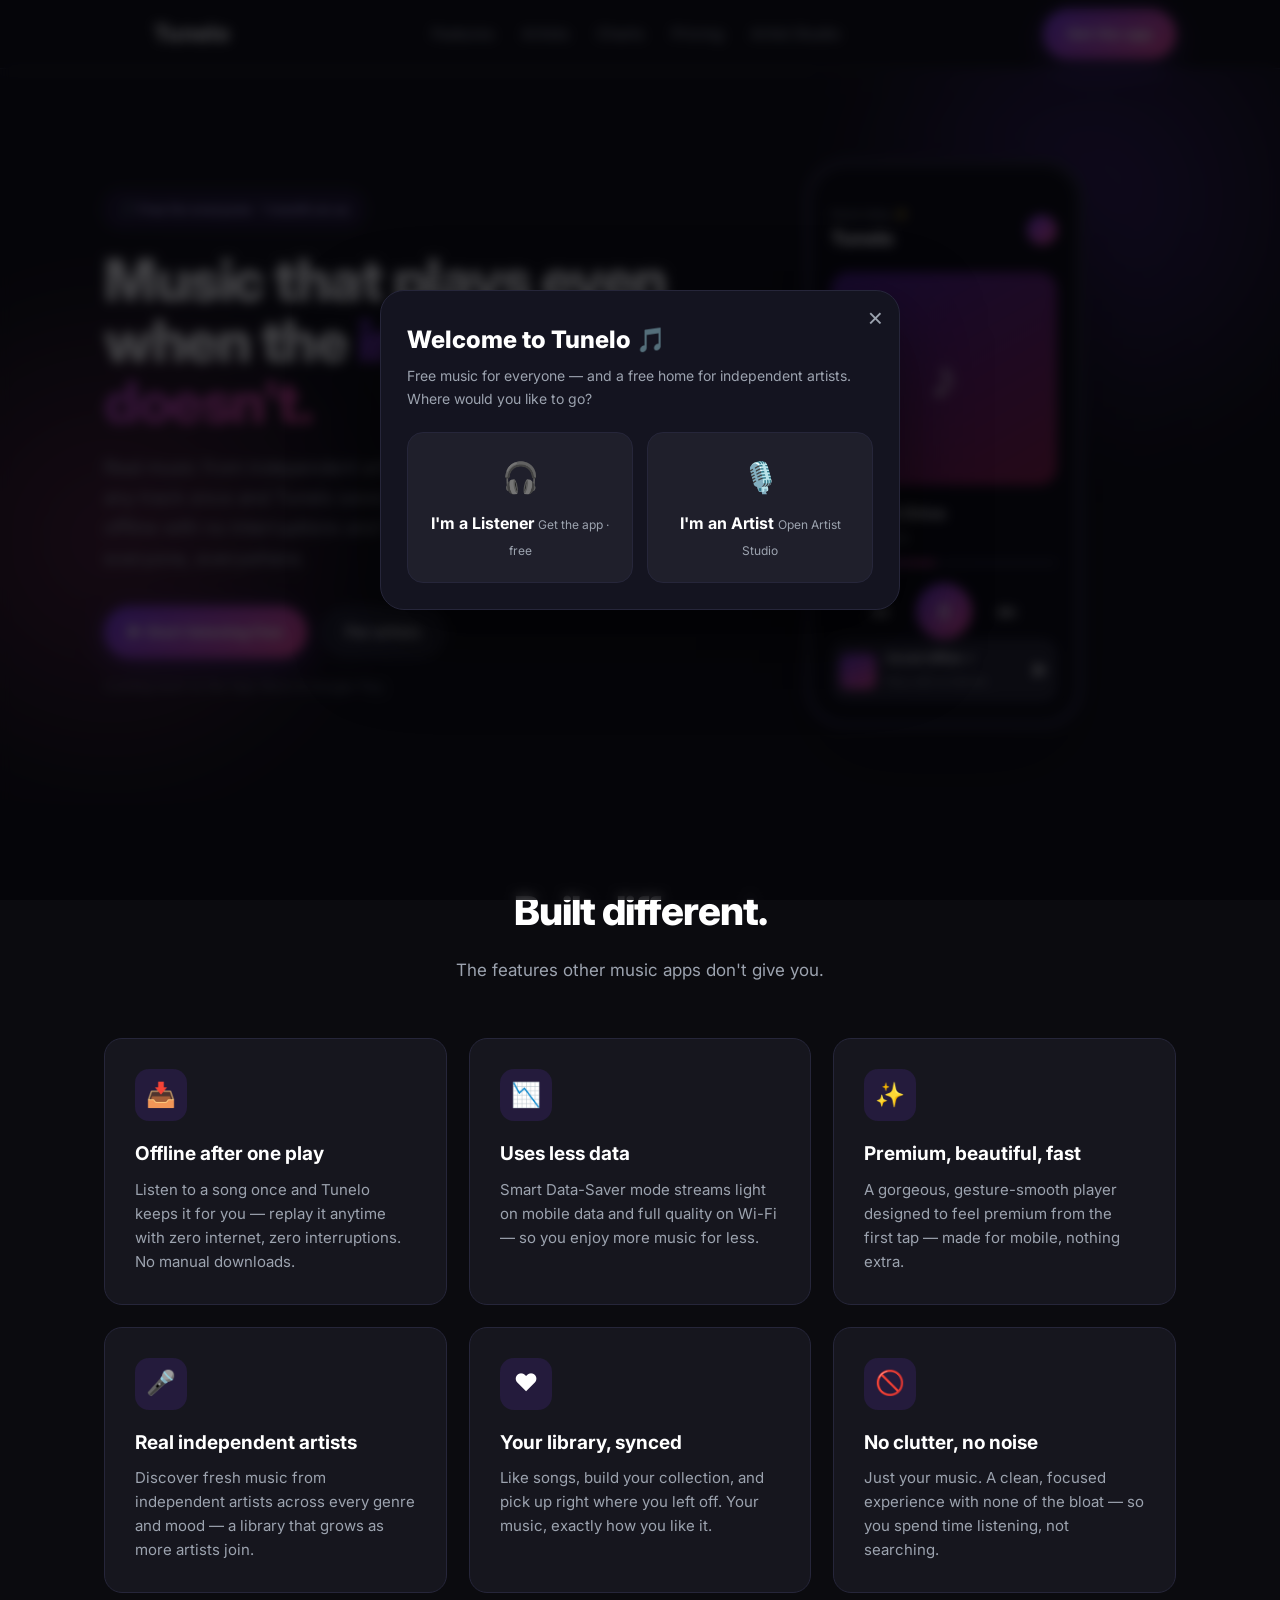
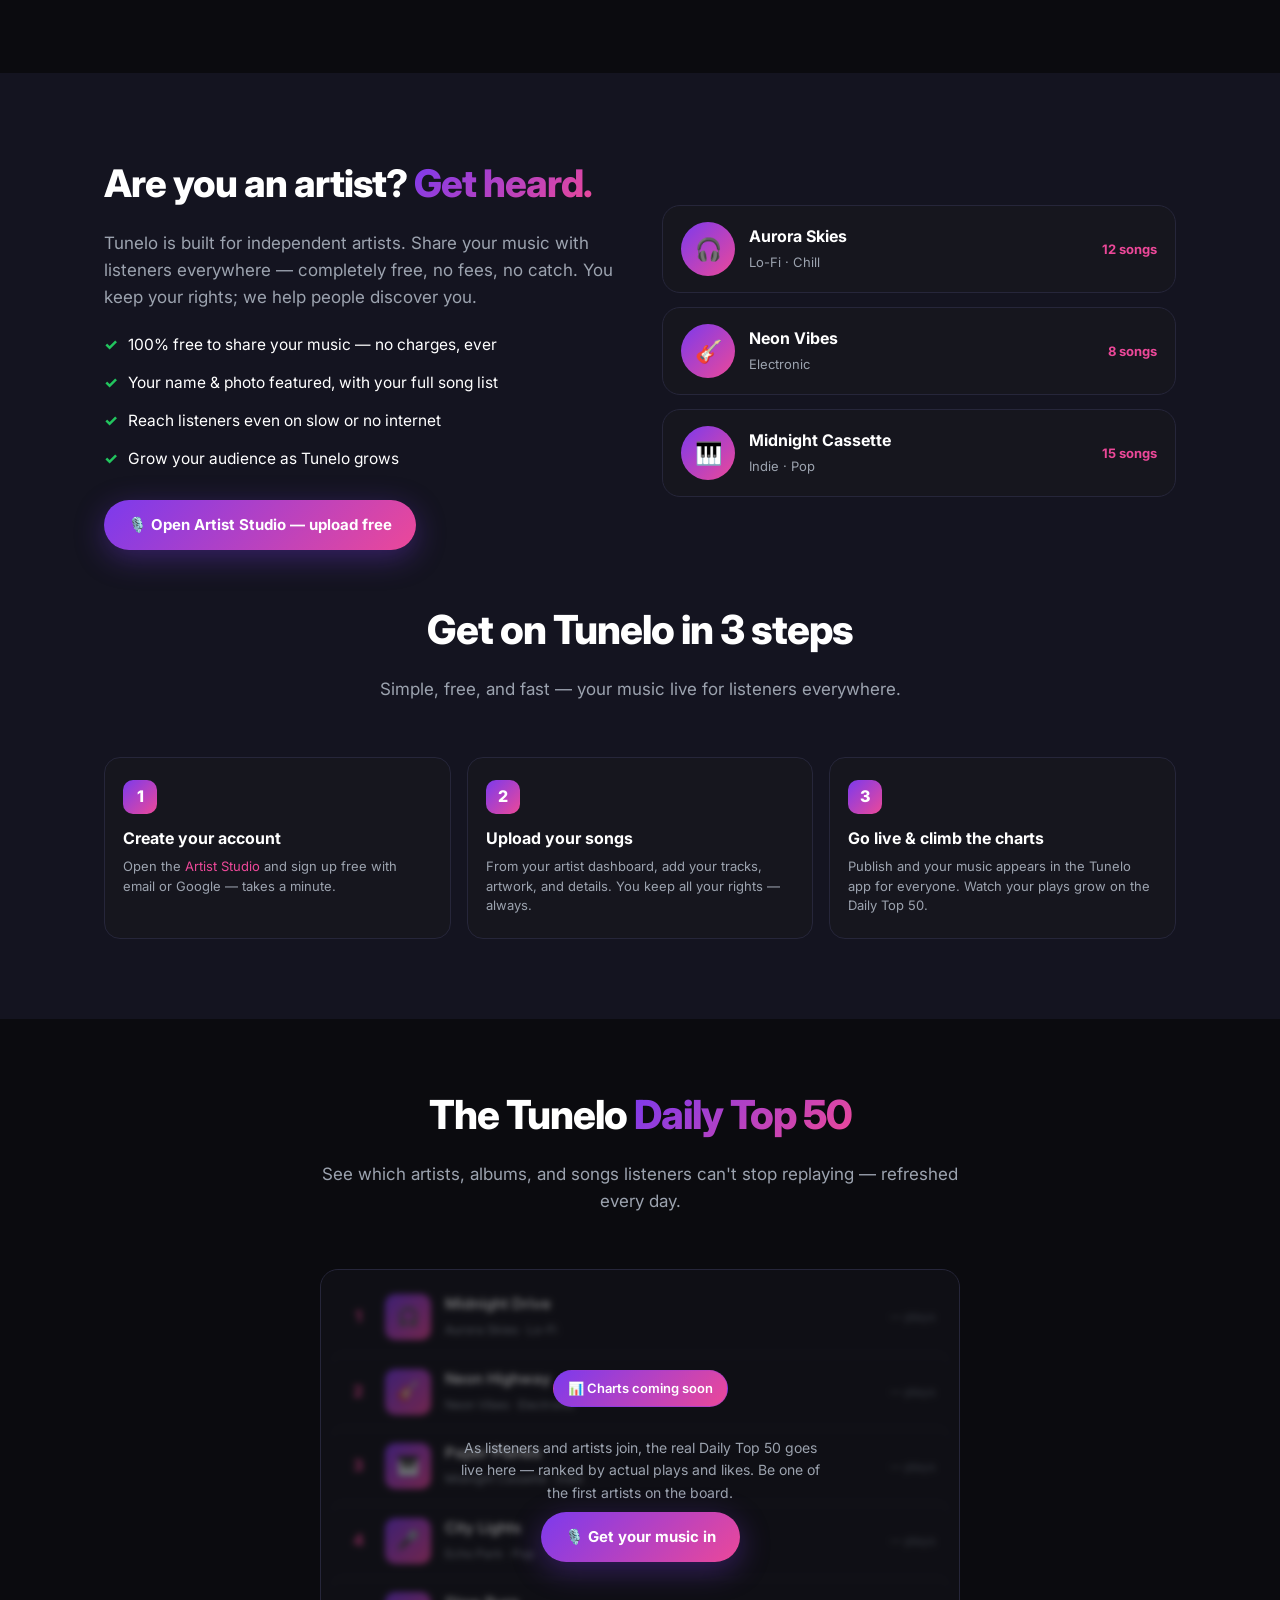
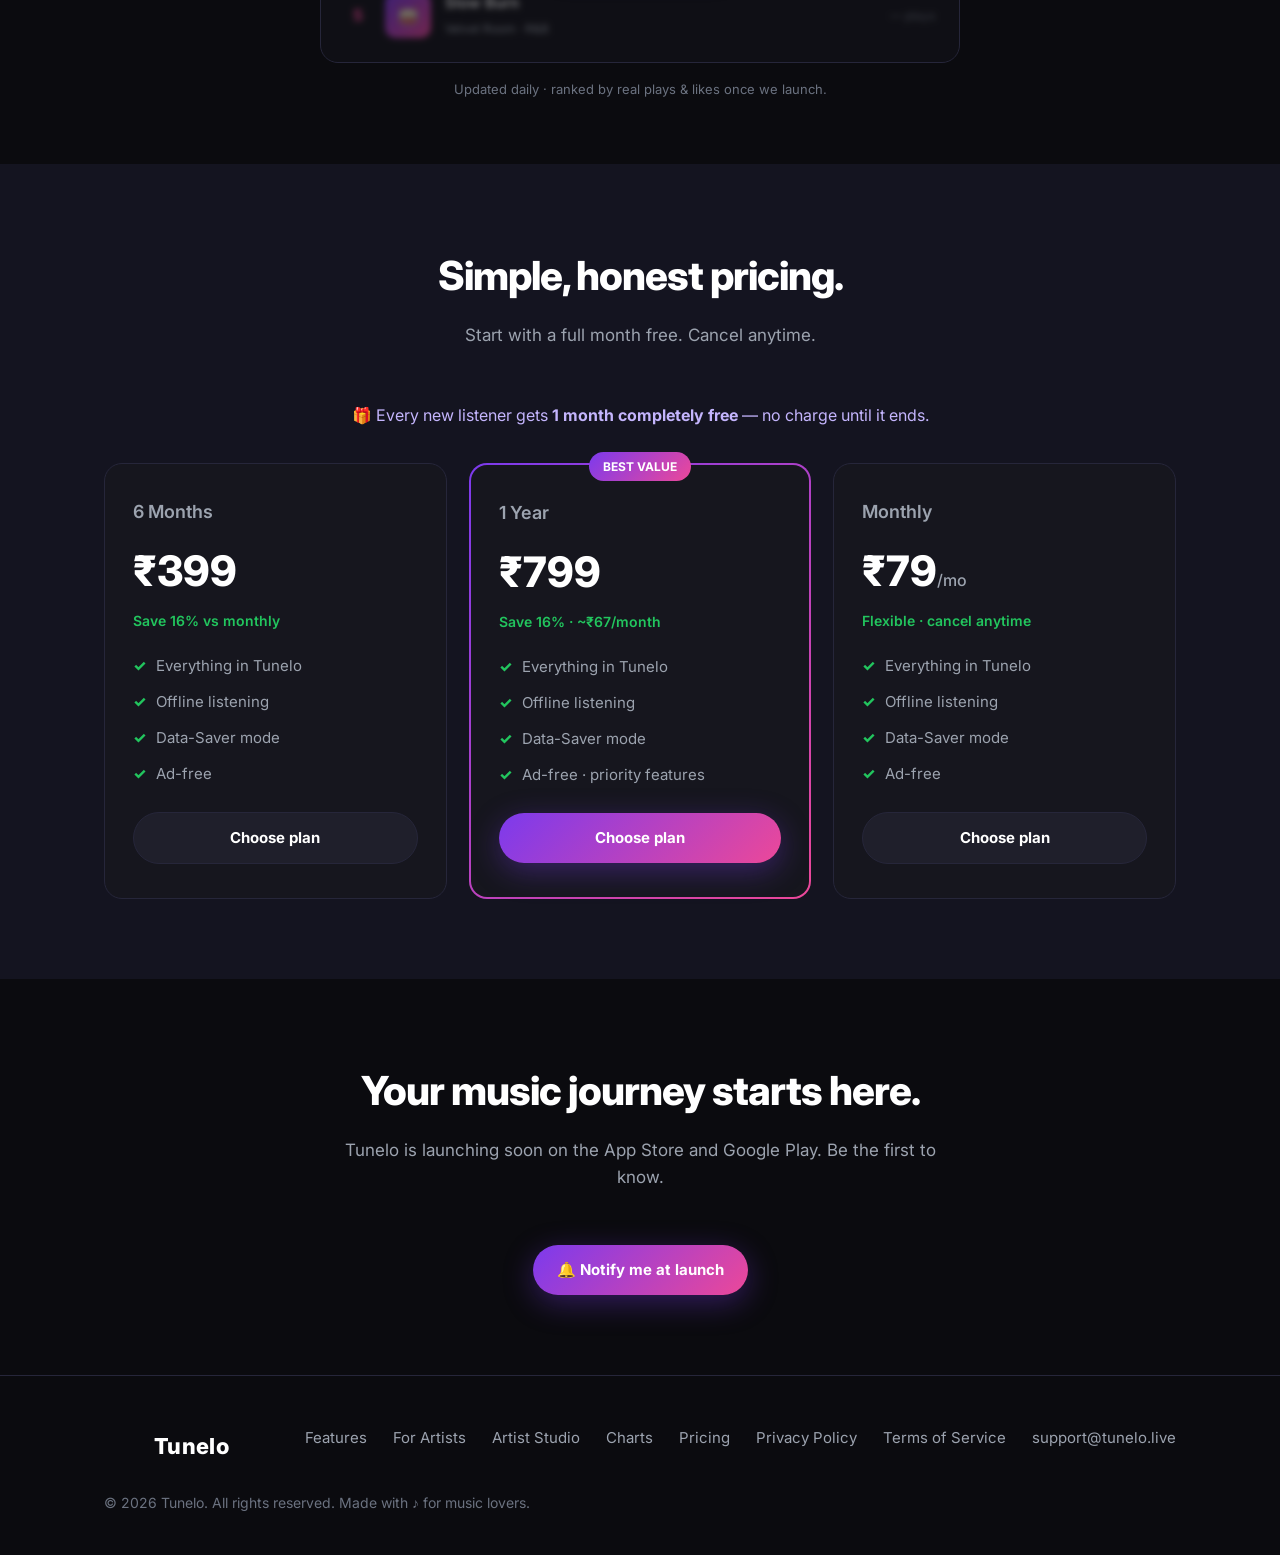
<file: index-classic-backup.html>
<!DOCTYPE html>
<html lang="en">
<head>
  <meta charset="UTF-8" />
  <meta name="viewport" content="width=device-width, initial-scale=1.0" />
  <title>Tunelo — Free music that plays even offline</title>
  <meta name="description" content="Tunelo is a free music app for everyone. Discover independent artists, listen offline after one play, and use less data. 1 month free, then ₹79/month." />
  <meta property="og:title" content="Tunelo — Free music that plays even offline" />
  <meta property="og:description" content="Free music from independent artists. Offline after one play. Less data. Made for everyone." />
  <meta property="og:type" content="website" />
  <link rel="icon" type="image/png" href="favicon.png" />
  <link rel="preconnect" href="https://fonts.googleapis.com" />
  <link rel="preconnect" href="https://fonts.gstatic.com" crossorigin />
  <link href="https://fonts.googleapis.com/css2?family=Inter:wght@400;500;600;700;800&display=swap" rel="stylesheet" />
  <link rel="stylesheet" href="styles.css" />
  <link rel="stylesheet" href="artists.css" />
</head>
<body>

  <!-- Welcome popup (shown once per visitor) -->
  <div class="welcome-overlay" id="welcome">
    <div class="welcome-modal">
      <button class="welcome-close" id="welcomeClose" aria-label="Close">&times;</button>
      <h3>Welcome to Tunelo 🎵</h3>
      <p class="wsub">Free music for everyone — and a free home for independent artists. Where would you like to go?</p>
      <div class="welcome-paths">
        <a href="#download" class="welcome-path" data-welcome-dismiss>
          <span class="wp-ic">🎧</span>
          <span class="wp-t">I'm a Listener</span>
          <span class="wp-d">Get the app · free</span>
        </a>
        <a href="https://d1fr34e73b4to8.cloudfront.net/artist/index.html" class="welcome-path">
          <span class="wp-ic">🎙️</span>
          <span class="wp-t">I'm an Artist</span>
          <span class="wp-d">Open Artist Studio</span>
        </a>
      </div>
    </div>
  </div>

  <!-- Nav -->
  <nav class="nav">
    <div class="container nav-inner">
      <a href="/" class="logo"><span class="logo-mark-img"></span><span>Tunelo</span></a>
      <div class="nav-links">
        <a href="#features">Features</a>
        <a href="#artists">Artists</a>
        <a href="#charts">Charts</a>
        <a href="#pricing">Pricing</a>
        <a href="https://d1fr34e73b4to8.cloudfront.net/artist/index.html">Artist Studio</a>
      </div>
      <a href="#download" class="btn btn-primary">Get the app</a>
    </div>
  </nav>

  <!-- Hero -->
  <header class="hero">
    <div class="hero-glow"></div>
    <div class="hero-glow two"></div>
    <div class="container hero-grid">
      <div>
        <span class="badge">🎵 Free for everyone · 1 month on us</span>
        <h1>Music that plays even when the <span class="grad-text">internet doesn't.</span></h1>
        <p class="sub">Real music from independent artists — free to start. Play any track once and Tunelo saves it, so it keeps playing offline with no interruptions and far less data. Made for everyone, everywhere.</p>
        <div class="hero-cta">
          <a href="#download" class="btn btn-primary">▶ Start listening free</a>
          <a href="#artists" class="btn btn-ghost">For artists</a>
        </div>
        <p class="store-note">Coming soon to the App Store &amp; Google Play.</p>
      </div>

      <!-- Phone mockup -->
      <div class="phone-wrap">
        <div class="phone">
          <div class="phone-notch"></div>
          <div class="phone-screen">
            <div class="p-top">
              <div>
                <div class="p-hello">Good vibes ✨</div>
                <div class="p-brand">Tunelo</div>
              </div>
              <div class="p-avatar"></div>
            </div>
            <div class="p-art"></div>
            <div class="p-title">Midnight Drive</div>
            <div class="p-artist">Aurora Skies</div>
            <div class="p-bar"></div>
            <div class="p-controls">
              <span class="p-ctrl">⏮</span>
              <span class="p-play">⏸</span>
              <span class="p-ctrl">⏭</span>
            </div>
            <div class="p-mini">
              <div class="p-mini-art"></div>
              <div class="p-mini-meta"><b>Saved offline ✓</b><span>Plays with no internet</span></div>
              <span class="p-ctrl" style="font-size:16px">▶</span>
            </div>
          </div>
        </div>
      </div>
    </div>
  </header>

  <!-- Features -->
  <section id="features">
    <div class="container">
      <div class="section-head">
        <h2>Built different.</h2>
        <p>The features other music apps don't give you.</p>
      </div>
      <div class="features">
        <div class="feature">
          <div class="feature-ic">📥</div>
          <h3>Offline after one play</h3>
          <p>Listen to a song once and Tunelo keeps it for you — replay it anytime with zero internet, zero interruptions. No manual downloads.</p>
        </div>
        <div class="feature">
          <div class="feature-ic">📉</div>
          <h3>Uses less data</h3>
          <p>Smart Data-Saver mode streams light on mobile data and full quality on Wi-Fi — so you enjoy more music for less.</p>
        </div>
        <div class="feature">
          <div class="feature-ic">✨</div>
          <h3>Premium, beautiful, fast</h3>
          <p>A gorgeous, gesture-smooth player designed to feel premium from the first tap — made for mobile, nothing extra.</p>
        </div>
        <div class="feature">
          <div class="feature-ic">🎤</div>
          <h3>Real independent artists</h3>
          <p>Discover fresh music from independent artists across every genre and mood — a library that grows as more artists join.</p>
        </div>
        <div class="feature">
          <div class="feature-ic">❤️</div>
          <h3>Your library, synced</h3>
          <p>Like songs, build your collection, and pick up right where you left off. Your music, exactly how you like it.</p>
        </div>
        <div class="feature">
          <div class="feature-ic">🚫</div>
          <h3>No clutter, no noise</h3>
          <p>Just your music. A clean, focused experience with none of the bloat — so you spend time listening, not searching.</p>
        </div>
      </div>
    </div>
  </section>

  <!-- For Artists -->
  <section id="artists" class="artists-wrap">
    <div class="container artists-inner">
      <div class="artists-copy">
        <h2>Are you an artist? <span class="grad-text">Get heard.</span></h2>
        <p class="lead">Tunelo is built for independent artists. Share your music with listeners everywhere — completely free, no fees, no catch. You keep your rights; we help people discover you.</p>
        <ul class="artist-perks">
          <li>100% free to share your music — no charges, ever</li>
          <li>Your name &amp; photo featured, with your full song list</li>
          <li>Reach listeners even on slow or no internet</li>
          <li>Grow your audience as Tunelo grows</li>
        </ul>
        <a href="https://d1fr34e73b4to8.cloudfront.net/artist/index.html" class="btn btn-primary">🎙️ Open Artist Studio — upload free</a>
      </div>
      <div class="artist-cards" id="artistCards">
        <div class="artist-card">
          <div class="artist-pic">🎧</div>
          <div class="ac-meta"><b>Aurora Skies</b><span>Lo-Fi · Chill</span></div>
          <span class="ac-count">12 songs</span>
        </div>
        <div class="artist-card">
          <div class="artist-pic">🎸</div>
          <div class="ac-meta"><b>Neon Vibes</b><span>Electronic</span></div>
          <span class="ac-count">8 songs</span>
        </div>
        <div class="artist-card">
          <div class="artist-pic">🎹</div>
          <div class="ac-meta"><b>Midnight Cassette</b><span>Indie · Pop</span></div>
          <span class="ac-count">15 songs</span>
        </div>
      </div>
    </div>

    <!-- How to submit: 3 steps -->
    <div class="container" style="margin-top:48px;">
      <div class="section-head">
        <h2>Get on Tunelo in 3 steps</h2>
        <p>Simple, free, and fast — your music live for listeners everywhere.</p>
      </div>
      <div class="how-steps">
        <div class="step">
          <div class="step-num">1</div>
          <h4>Create your account</h4>
          <p>Open the <a href="https://d1fr34e73b4to8.cloudfront.net/artist/index.html" style="color:var(--accent-2)">Artist Studio</a> and sign up free with email or Google — takes a minute.</p>
        </div>
        <div class="step">
          <div class="step-num">2</div>
          <h4>Upload your songs</h4>
          <p>From your artist dashboard, add your tracks, artwork, and details. You keep all your rights — always.</p>
        </div>
        <div class="step">
          <div class="step-num">3</div>
          <h4>Go live &amp; climb the charts</h4>
          <p>Publish and your music appears in the Tunelo app for everyone. Watch your plays grow on the Daily Top 50.</p>
        </div>
      </div>
    </div>
  </section>

  <!-- Charts -->
  <section id="charts" class="charts-wrap">
    <div class="container">
      <div class="section-head">
        <h2>The Tunelo <span class="grad-text">Daily Top 50</span></h2>
        <p>See which artists, albums, and songs listeners can't stop replaying — refreshed every day.</p>
      </div>
      <div class="chart-preview">
        <div class="chart-card" id="chartCard">
          <div class="chart-row">
            <span class="chart-rank">1</span>
            <span class="chart-art">🎧</span>
            <span class="chart-meta"><b>Midnight Drive</b><span>Aurora Skies · Lo-Fi</span></span>
            <span class="chart-plays">— plays</span>
          </div>
          <div class="chart-row">
            <span class="chart-rank">2</span>
            <span class="chart-art">🎸</span>
            <span class="chart-meta"><b>Neon Highway</b><span>Neon Vibes · Electronic</span></span>
            <span class="chart-plays">— plays</span>
          </div>
          <div class="chart-row">
            <span class="chart-rank">3</span>
            <span class="chart-art">🎹</span>
            <span class="chart-meta"><b>Paper Planes</b><span>Midnight Cassette · Indie</span></span>
            <span class="chart-plays">— plays</span>
          </div>
          <div class="chart-row">
            <span class="chart-rank">4</span>
            <span class="chart-art">🎤</span>
            <span class="chart-meta"><b>City Lights</b><span>Echo Park · Pop</span></span>
            <span class="chart-plays">— plays</span>
          </div>
          <div class="chart-row">
            <span class="chart-rank">5</span>
            <span class="chart-art">🥁</span>
            <span class="chart-meta"><b>Slow Burn</b><span>Velvet Room · R&amp;B</span></span>
            <span class="chart-plays">— plays</span>
          </div>
          <!-- Coming-soon overlay -->
          <div class="chart-soon" id="chartSoon">
            <span class="badge">📊 Charts coming soon</span>
            <p>As listeners and artists join, the real Daily Top 50 goes live here — ranked by actual plays and likes. Be one of the first artists on the board.</p>
            <a href="https://d1fr34e73b4to8.cloudfront.net/artist/index.html" class="btn btn-primary">🎙️ Get your music in</a>
          </div>
        </div>
        <p class="chart-note">Updated daily · ranked by real plays &amp; likes once we launch.</p>
      </div>
    </div>
  </section>

  <!-- Pricing -->
  <section id="pricing" class="pricing-wrap">
    <div class="container">
      <div class="section-head">
        <h2>Simple, honest pricing.</h2>
        <p>Start with a full month free. Cancel anytime.</p>
      </div>
      <div class="free-banner">🎁 Every new listener gets <b>1 month completely free</b> — no charge until it ends.</div>
      <div class="plans">
        <div class="plan">
          <h3>6 Months</h3>
          <div class="price">₹399</div>
          <div class="save">Save 16% vs monthly</div>
          <ul>
            <li>Everything in Tunelo</li>
            <li>Offline listening</li>
            <li>Data-Saver mode</li>
            <li>Ad-free</li>
          </ul>
          <a href="#download" class="btn btn-ghost">Choose plan</a>
        </div>
        <div class="plan featured">
          <span class="plan-tag">BEST VALUE</span>
          <h3>1 Year</h3>
          <div class="price">₹799</div>
          <div class="save">Save 16% · ~₹67/month</div>
          <ul>
            <li>Everything in Tunelo</li>
            <li>Offline listening</li>
            <li>Data-Saver mode</li>
            <li>Ad-free · priority features</li>
          </ul>
          <a href="#download" class="btn btn-primary">Choose plan</a>
        </div>
        <div class="plan">
          <h3>Monthly</h3>
          <div class="price">₹79<small>/mo</small></div>
          <div class="save">Flexible · cancel anytime</div>
          <ul>
            <li>Everything in Tunelo</li>
            <li>Offline listening</li>
            <li>Data-Saver mode</li>
            <li>Ad-free</li>
          </ul>
          <a href="#download" class="btn btn-ghost">Choose plan</a>
        </div>
      </div>
    </div>
  </section>

  <!-- Download -->
  <section id="download">
    <div class="container">
      <div class="section-head">
        <h2>Your music journey starts here.</h2>
        <p>Tunelo is launching soon on the App Store and Google Play. Be the first to know.</p>
      </div>
      <div style="display:flex; gap:14px; justify-content:center; flex-wrap:wrap;">
        <a href="mailto:support@tunelo.live?subject=Notify%20me%20when%20Tunelo%20launches" class="btn btn-primary">🔔 Notify me at launch</a>
      </div>
    </div>
  </section>

  <!-- Footer -->
  <footer>
    <div class="container">
      <div class="footer-inner">
        <a href="/" class="logo"><span class="logo-mark-img"></span><span>Tunelo</span></a>
        <div class="footer-links">
          <a href="#features">Features</a>
          <a href="#artists">For Artists</a>
          <a href="https://d1fr34e73b4to8.cloudfront.net/artist/index.html">Artist Studio</a>
          <a href="#charts">Charts</a>
          <a href="#pricing">Pricing</a>
          <a href="privacy.html">Privacy Policy</a>
          <a href="terms.html">Terms of Service</a>
          <a href="mailto:support@tunelo.live">support@tunelo.live</a>
        </div>
      </div>
      <p class="copyright">© 2026 Tunelo. All rights reserved. Made with ♪ for music lovers.</p>
    </div>
  </footer>

  <!-- Welcome popup: show once per visitor -->
  <script>
    (function () {
      var KEY = 'tunelo_welcomed';
      var overlay = document.getElementById('welcome');
      if (!overlay) return;
      function close() { overlay.classList.remove('show'); try { localStorage.setItem(KEY, '1'); } catch (e) {} }
      try {
        if (!localStorage.getItem(KEY)) {
          setTimeout(function () { overlay.classList.add('show'); }, 900);
        }
      } catch (e) {}
      document.getElementById('welcomeClose').addEventListener('click', close);
      overlay.addEventListener('click', function (e) { if (e.target === overlay) close(); });
      Array.prototype.forEach.call(document.querySelectorAll('[data-welcome-dismiss]'), function (el) {
        el.addEventListener('click', close);
      });
    })();
  </script>

  <!-- Real artists from the Tunelo backend -->
  <script id="artists-live">
    (function(){
      var API='https://1y516t1epd.execute-api.ap-south-1.amazonaws.com/v1';
      function esc(s){var d=document.createElement('div');d.textContent=s==null?'':String(s);return d.innerHTML;}
      fetch(API+'/artists').then(function(r){return r.json();}).then(function(d){
        if(!d||!d.items||!d.items.length)return;
        var el=document.getElementById('artistCards');if(!el)return;
        el.innerHTML=d.items.slice(0,6).map(function(a){
          var pic=a.photoUrl
            ? '<div class="artist-pic" style="background-image:url('+esc(a.photoUrl)+');background-size:cover;background-position:center"></div>'
            : '<div class="artist-pic">🎵</div>';
          return '<div class="artist-card">'+pic+'<div class="ac-meta"><b>'+esc(a.name)+'</b><span>'+(esc(a.bio)||'Independent artist')+'</span></div>'
            +'<span class="ac-count">'+a.songCount+' song'+(a.songCount==1?'':'s')+'</span></div>';
        }).join('');
      }).catch(function(){});
    })();
  </script>

  <!-- Live charts from the Tunelo backend -->
  <script id="charts-live">
    (function () {
      var API = 'https://1y516t1epd.execute-api.ap-south-1.amazonaws.com/v1';
      function esc(s){var d=document.createElement('div');d.textContent=s==null?'':String(s);return d.innerHTML;}
      fetch(API + '/charts').then(function(r){return r.json();}).then(function(d){
        if (!d || !d.items || !d.items.length) return;
        var card = document.getElementById('chartCard');
        var soon = document.getElementById('chartSoon');
        if (soon) soon.style.display = 'none';
        var html = '';
        d.items.slice(0, 10).forEach(function (t) {
          var plays = (t.plays || 0).toLocaleString();
          var sub = esc(t.artist) + (t.genre ? ' · ' + esc(t.genre) : '');
          html += '<div class="chart-row">'
            + '<span class="chart-rank">' + t.rank + '</span>'
            + '<span class="chart-art">🎵</span>'
            + '<span class="chart-meta"><b>' + esc(t.title) + '</b><span>' + sub + '</span></span>'
            + '<span class="chart-plays">' + plays + ' plays</span>'
            + '</div>';
        });
        if (card) card.innerHTML = html;
        var note = document.querySelector('.chart-note');
        if (note) note.textContent = 'Live · Top songs by real plays · updated daily';
      }).catch(function(){});
    })();
  </script>
</body>
</html>
</file>
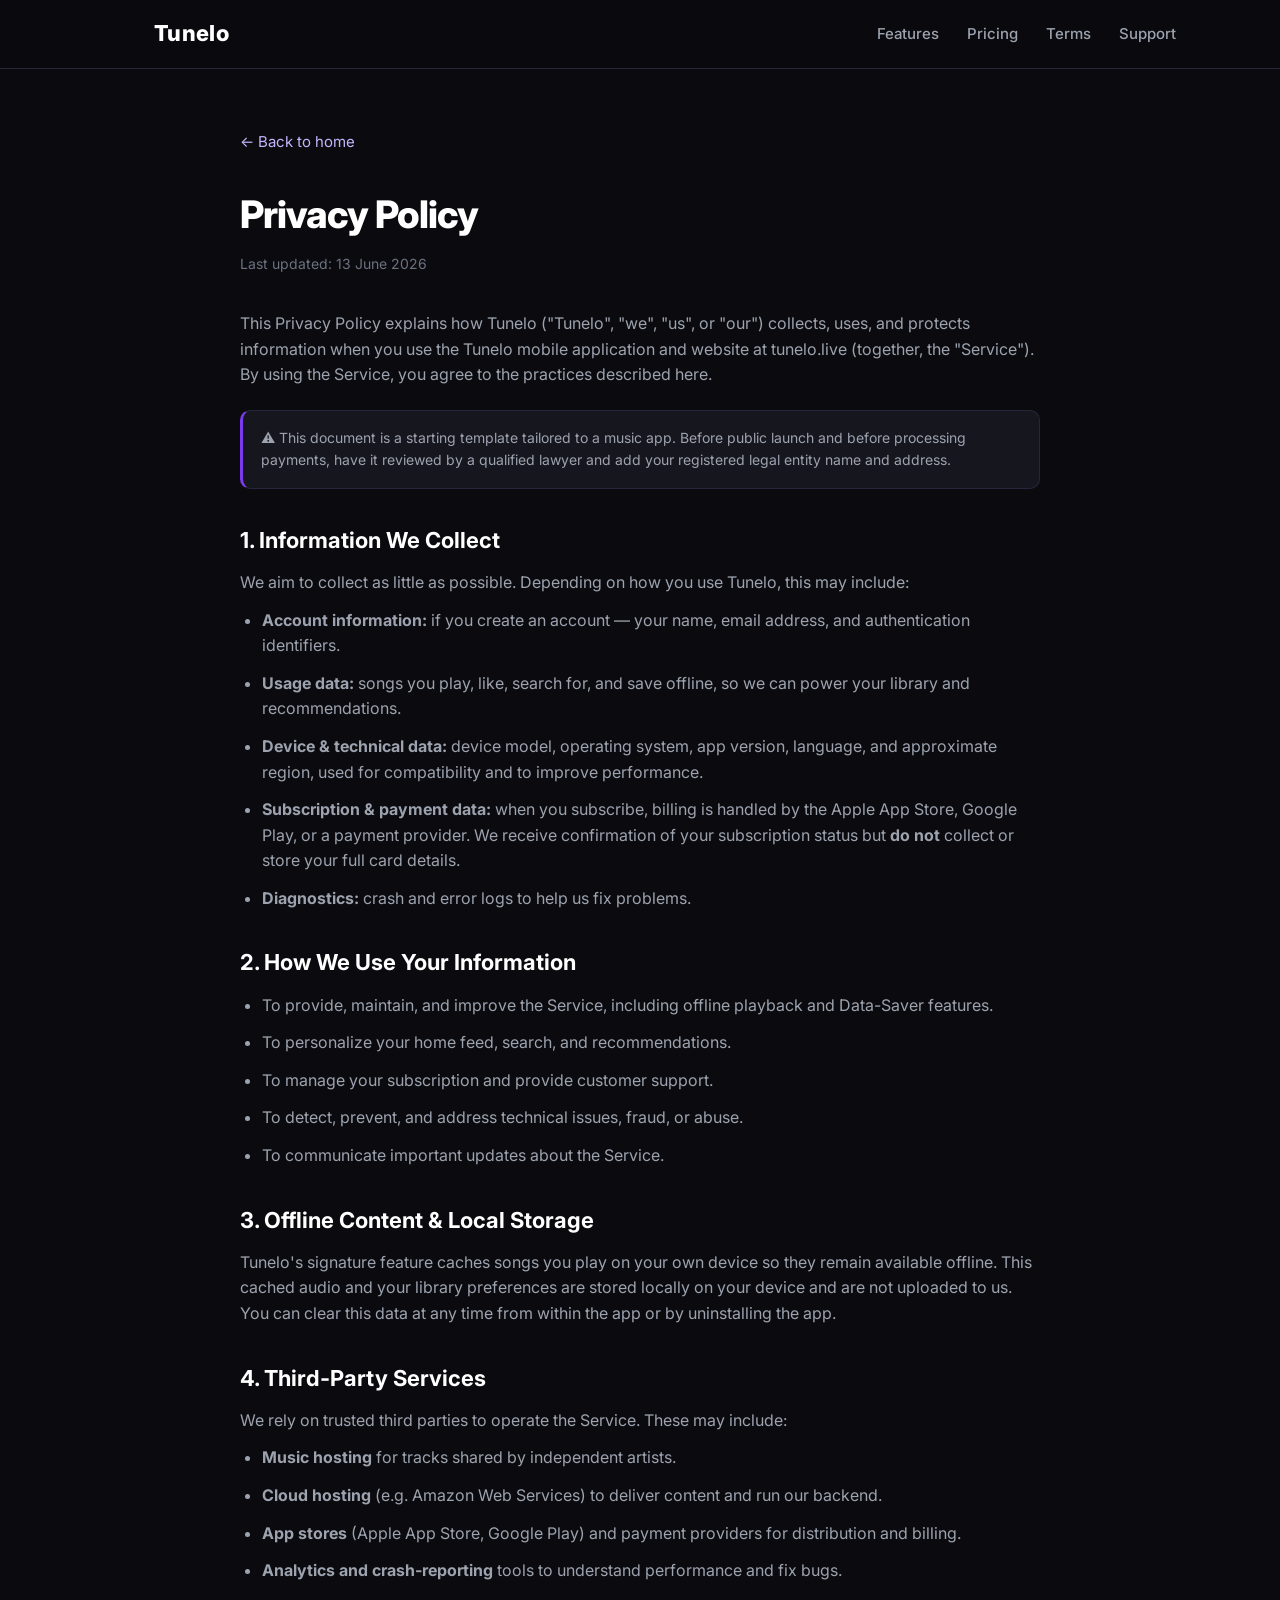
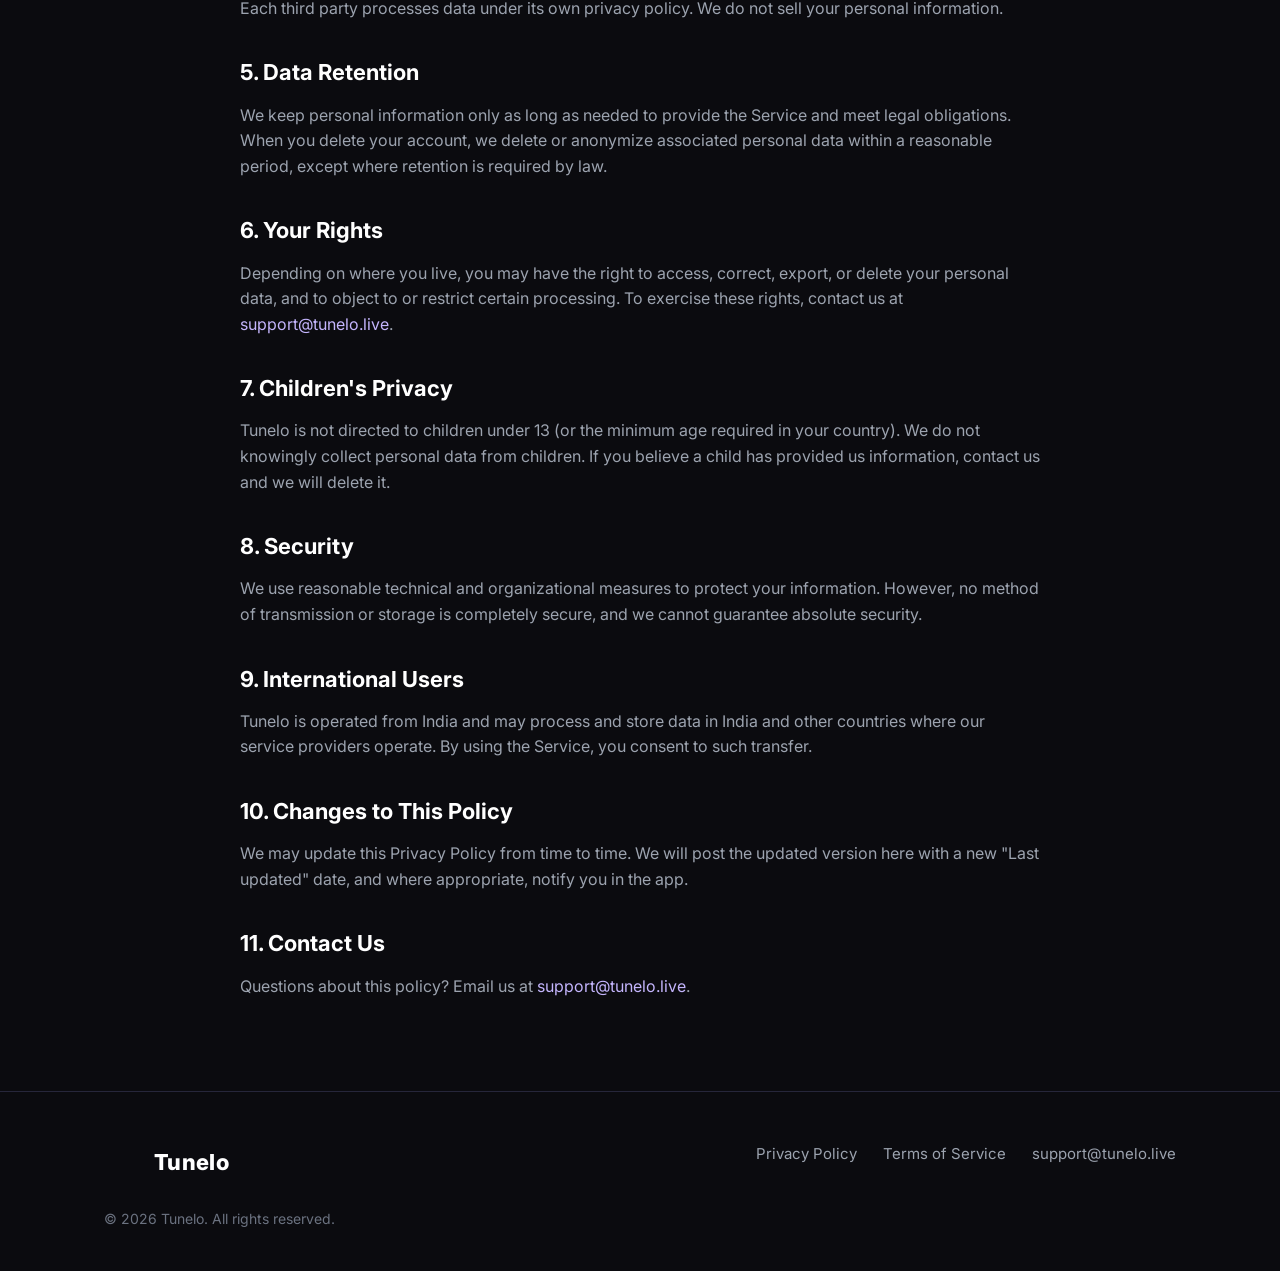
<file: privacy.html>
<!DOCTYPE html>
<html lang="en">
<head>
  <meta charset="UTF-8" />
  <meta name="viewport" content="width=device-width, initial-scale=1.0" />
  <title>Privacy Policy — Tunelo</title>
  <link rel="icon" type="image/png" href="favicon.ico" />
  <meta name="description" content="Tunelo Privacy Policy — how we collect, use, and protect your data." />
  <link rel="preconnect" href="https://fonts.googleapis.com" />
  <link rel="preconnect" href="https://fonts.gstatic.com" crossorigin />
  <link href="https://fonts.googleapis.com/css2?family=Inter:wght@400;500;600;700;800&display=swap" rel="stylesheet" />
  <link rel="stylesheet" href="styles.css" />
</head>
<body>
  <nav class="nav">
    <div class="container nav-inner">
      <a href="index.html" class="logo"><span class="logo-mark-img"></span><span>Tunelo</span></a>
      <div class="nav-links">
        <a href="index.html#features">Features</a>
        <a href="index.html#pricing">Pricing</a>
        <a href="terms.html">Terms</a>
        <a href="mailto:support@tunelo.live">Support</a>
      </div>
    </div>
  </nav>

  <div class="container">
    <div class="legal">
      <a href="index.html" class="back-link">← Back to home</a>
      <h1>Privacy Policy</h1>
      <p class="updated">Last updated: 13 June 2026</p>

      <p>This Privacy Policy explains how Tunelo ("Tunelo", "we", "us", or "our") collects, uses, and protects information when you use the Tunelo mobile application and website at tunelo.live (together, the "Service"). By using the Service, you agree to the practices described here.</p>

      <div class="note">⚠️ This document is a starting template tailored to a music app. Before public launch and before processing payments, have it reviewed by a qualified lawyer and add your registered legal entity name and address.</div>

      <h2>1. Information We Collect</h2>
      <p>We aim to collect as little as possible. Depending on how you use Tunelo, this may include:</p>
      <ul>
        <li><strong>Account information:</strong> if you create an account — your name, email address, and authentication identifiers.</li>
        <li><strong>Usage data:</strong> songs you play, like, search for, and save offline, so we can power your library and recommendations.</li>
        <li><strong>Device &amp; technical data:</strong> device model, operating system, app version, language, and approximate region, used for compatibility and to improve performance.</li>
        <li><strong>Subscription &amp; payment data:</strong> when you subscribe, billing is handled by the Apple App Store, Google Play, or a payment provider. We receive confirmation of your subscription status but <strong>do not</strong> collect or store your full card details.</li>
        <li><strong>Diagnostics:</strong> crash and error logs to help us fix problems.</li>
      </ul>

      <h2>2. How We Use Your Information</h2>
      <ul>
        <li>To provide, maintain, and improve the Service, including offline playback and Data-Saver features.</li>
        <li>To personalize your home feed, search, and recommendations.</li>
        <li>To manage your subscription and provide customer support.</li>
        <li>To detect, prevent, and address technical issues, fraud, or abuse.</li>
        <li>To communicate important updates about the Service.</li>
      </ul>

      <h2>3. Offline Content &amp; Local Storage</h2>
      <p>Tunelo's signature feature caches songs you play on your own device so they remain available offline. This cached audio and your library preferences are stored locally on your device and are not uploaded to us. You can clear this data at any time from within the app or by uninstalling the app.</p>

      <h2>4. Third-Party Services</h2>
      <p>We rely on trusted third parties to operate the Service. These may include:</p>
      <ul>
        <li><strong>Music hosting</strong> for tracks shared by independent artists.</li>
        <li><strong>Cloud hosting</strong> (e.g. Amazon Web Services) to deliver content and run our backend.</li>
        <li><strong>App stores</strong> (Apple App Store, Google Play) and payment providers for distribution and billing.</li>
        <li><strong>Analytics and crash-reporting</strong> tools to understand performance and fix bugs.</li>
      </ul>
      <p>Each third party processes data under its own privacy policy. We do not sell your personal information.</p>

      <h2>5. Data Retention</h2>
      <p>We keep personal information only as long as needed to provide the Service and meet legal obligations. When you delete your account, we delete or anonymize associated personal data within a reasonable period, except where retention is required by law.</p>

      <h2>6. Your Rights</h2>
      <p>Depending on where you live, you may have the right to access, correct, export, or delete your personal data, and to object to or restrict certain processing. To exercise these rights, contact us at <a href="mailto:support@tunelo.live">support@tunelo.live</a>.</p>

      <h2>7. Children's Privacy</h2>
      <p>Tunelo is not directed to children under 13 (or the minimum age required in your country). We do not knowingly collect personal data from children. If you believe a child has provided us information, contact us and we will delete it.</p>

      <h2>8. Security</h2>
      <p>We use reasonable technical and organizational measures to protect your information. However, no method of transmission or storage is completely secure, and we cannot guarantee absolute security.</p>

      <h2>9. International Users</h2>
      <p>Tunelo is operated from India and may process and store data in India and other countries where our service providers operate. By using the Service, you consent to such transfer.</p>

      <h2>10. Changes to This Policy</h2>
      <p>We may update this Privacy Policy from time to time. We will post the updated version here with a new "Last updated" date, and where appropriate, notify you in the app.</p>

      <h2>11. Contact Us</h2>
      <p>Questions about this policy? Email us at <a href="mailto:support@tunelo.live">support@tunelo.live</a>.</p>
    </div>
  </div>

  <footer>
    <div class="container">
      <div class="footer-inner">
        <a href="index.html" class="logo"><span class="logo-mark-img"></span><span>Tunelo</span></a>
        <div class="footer-links">
          <a href="privacy.html">Privacy Policy</a>
          <a href="terms.html">Terms of Service</a>
          <a href="mailto:support@tunelo.live">support@tunelo.live</a>
        </div>
      </div>
      <p class="copyright">© 2026 Tunelo. All rights reserved.</p>
    </div>
  </footer>
</body>
</html>
</file>
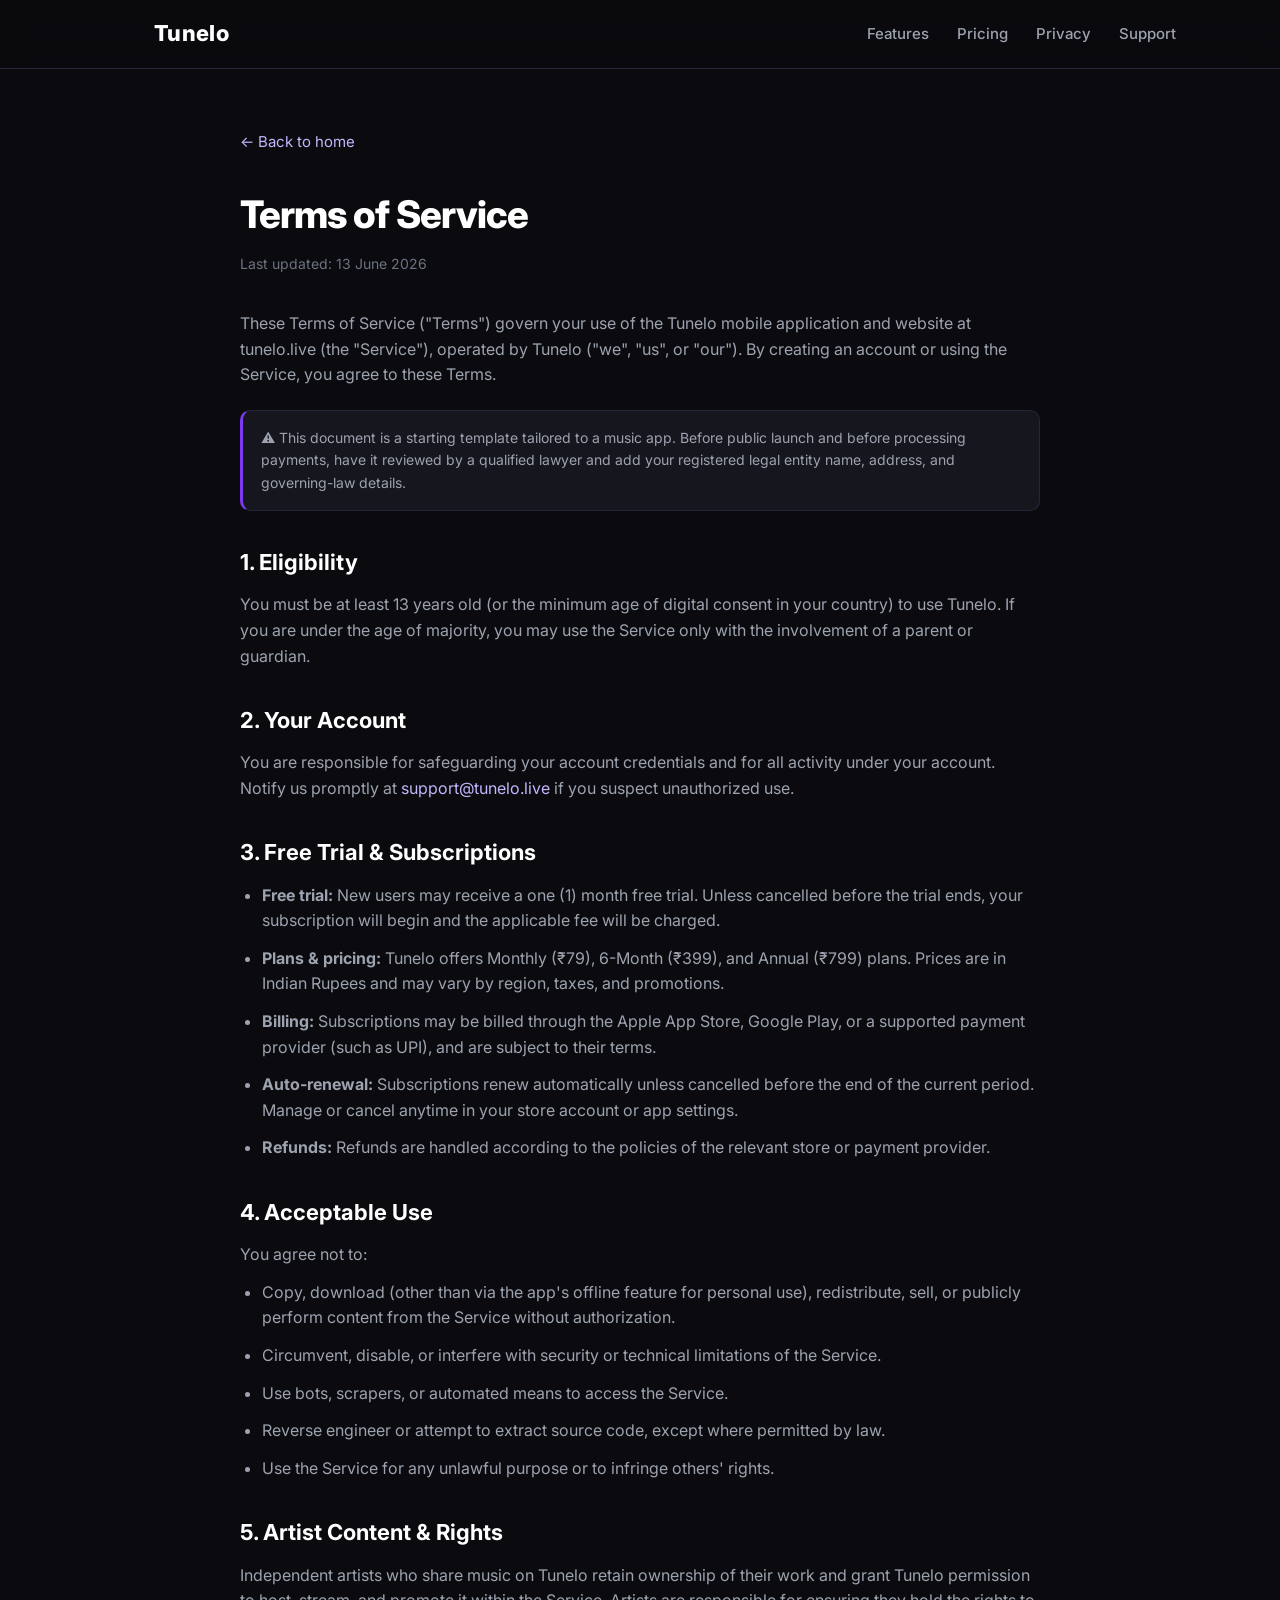
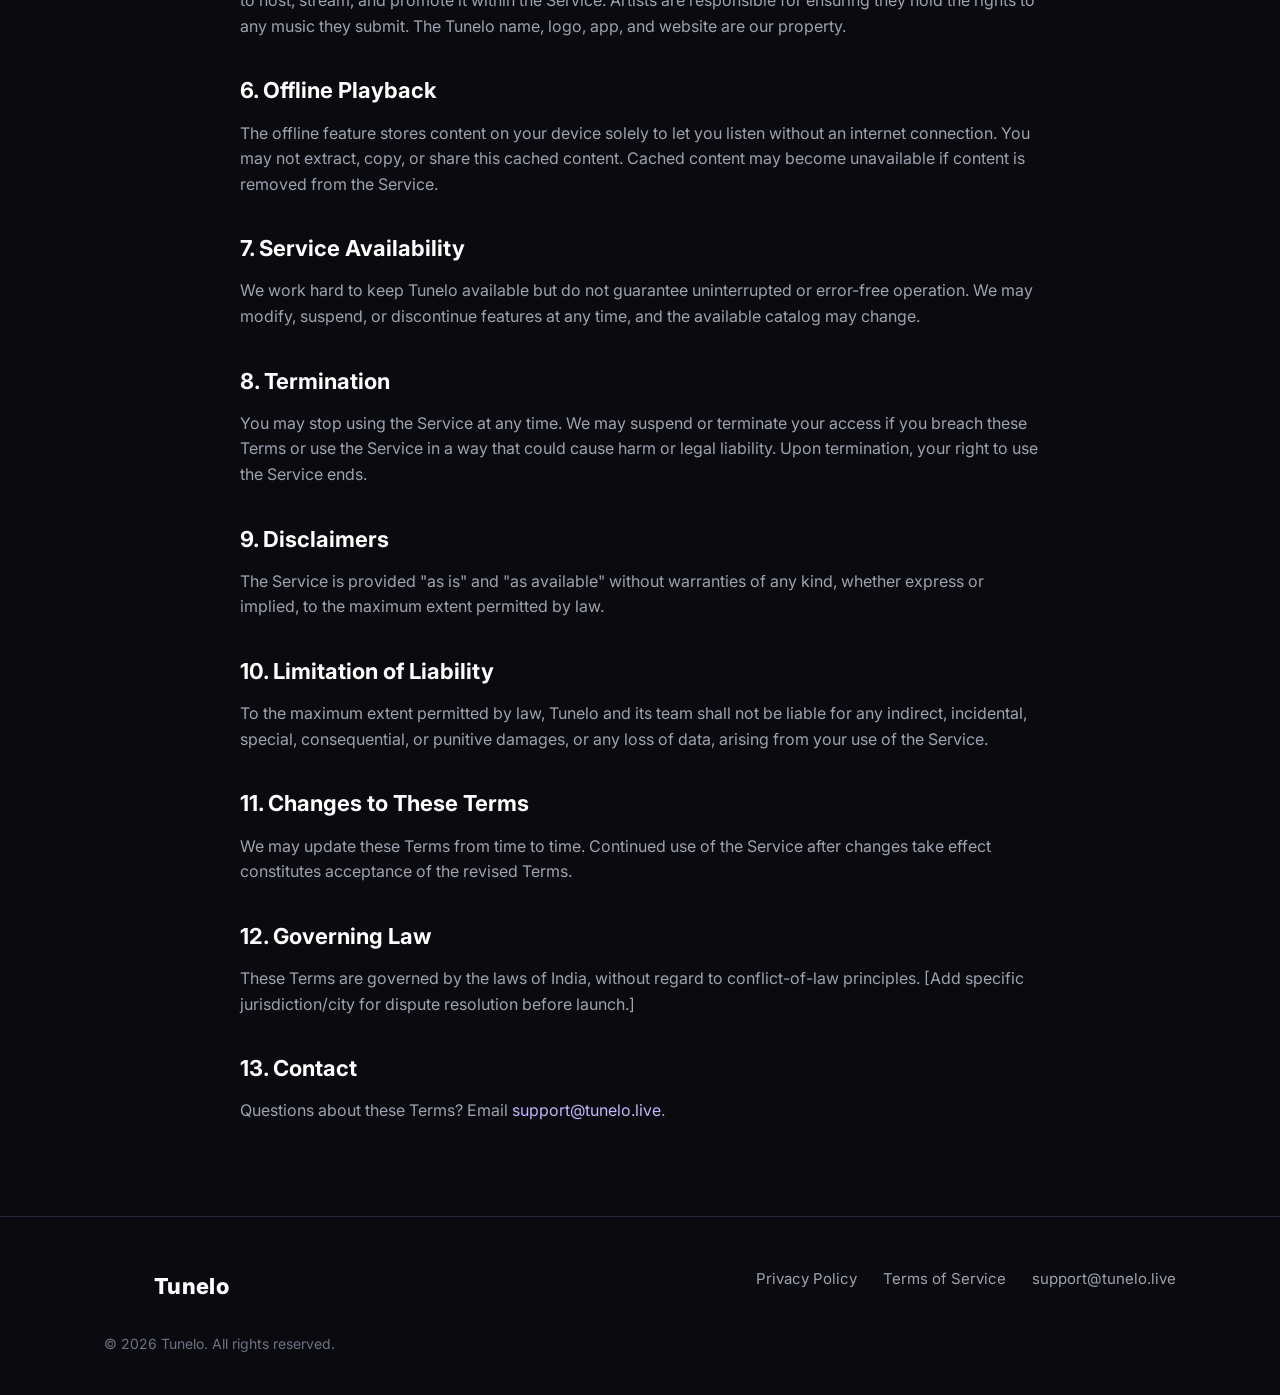
<file: terms.html>
<!DOCTYPE html>
<html lang="en">
<head>
  <meta charset="UTF-8" />
  <meta name="viewport" content="width=device-width, initial-scale=1.0" />
  <title>Terms of Service — Tunelo</title>
  <link rel="icon" type="image/png" href="favicon.ico" />
  <meta name="description" content="Tunelo Terms of Service." />
  <link rel="preconnect" href="https://fonts.googleapis.com" />
  <link rel="preconnect" href="https://fonts.gstatic.com" crossorigin />
  <link href="https://fonts.googleapis.com/css2?family=Inter:wght@400;500;600;700;800&display=swap" rel="stylesheet" />
  <link rel="stylesheet" href="styles.css" />
</head>
<body>
  <nav class="nav">
    <div class="container nav-inner">
      <a href="index.html" class="logo"><span class="logo-mark-img"></span><span>Tunelo</span></a>
      <div class="nav-links">
        <a href="index.html#features">Features</a>
        <a href="index.html#pricing">Pricing</a>
        <a href="privacy.html">Privacy</a>
        <a href="mailto:support@tunelo.live">Support</a>
      </div>
    </div>
  </nav>

  <div class="container">
    <div class="legal">
      <a href="index.html" class="back-link">← Back to home</a>
      <h1>Terms of Service</h1>
      <p class="updated">Last updated: 13 June 2026</p>

      <p>These Terms of Service ("Terms") govern your use of the Tunelo mobile application and website at tunelo.live (the "Service"), operated by Tunelo ("we", "us", or "our"). By creating an account or using the Service, you agree to these Terms.</p>

      <div class="note">⚠️ This document is a starting template tailored to a music app. Before public launch and before processing payments, have it reviewed by a qualified lawyer and add your registered legal entity name, address, and governing-law details.</div>

      <h2>1. Eligibility</h2>
      <p>You must be at least 13 years old (or the minimum age of digital consent in your country) to use Tunelo. If you are under the age of majority, you may use the Service only with the involvement of a parent or guardian.</p>

      <h2>2. Your Account</h2>
      <p>You are responsible for safeguarding your account credentials and for all activity under your account. Notify us promptly at <a href="mailto:support@tunelo.live">support@tunelo.live</a> if you suspect unauthorized use.</p>

      <h2>3. Free Trial &amp; Subscriptions</h2>
      <ul>
        <li><strong>Free trial:</strong> New users may receive a one (1) month free trial. Unless cancelled before the trial ends, your subscription will begin and the applicable fee will be charged.</li>
        <li><strong>Plans &amp; pricing:</strong> Tunelo offers Monthly (₹79), 6-Month (₹399), and Annual (₹799) plans. Prices are in Indian Rupees and may vary by region, taxes, and promotions.</li>
        <li><strong>Billing:</strong> Subscriptions may be billed through the Apple App Store, Google Play, or a supported payment provider (such as UPI), and are subject to their terms.</li>
        <li><strong>Auto-renewal:</strong> Subscriptions renew automatically unless cancelled before the end of the current period. Manage or cancel anytime in your store account or app settings.</li>
        <li><strong>Refunds:</strong> Refunds are handled according to the policies of the relevant store or payment provider.</li>
      </ul>

      <h2>4. Acceptable Use</h2>
      <p>You agree not to:</p>
      <ul>
        <li>Copy, download (other than via the app's offline feature for personal use), redistribute, sell, or publicly perform content from the Service without authorization.</li>
        <li>Circumvent, disable, or interfere with security or technical limitations of the Service.</li>
        <li>Use bots, scrapers, or automated means to access the Service.</li>
        <li>Reverse engineer or attempt to extract source code, except where permitted by law.</li>
        <li>Use the Service for any unlawful purpose or to infringe others' rights.</li>
      </ul>

      <h2>5. Artist Content &amp; Rights</h2>
      <p>Independent artists who share music on Tunelo retain ownership of their work and grant Tunelo permission to host, stream, and promote it within the Service. Artists are responsible for ensuring they hold the rights to any music they submit. The Tunelo name, logo, app, and website are our property.</p>

      <h2>6. Offline Playback</h2>
      <p>The offline feature stores content on your device solely to let you listen without an internet connection. You may not extract, copy, or share this cached content. Cached content may become unavailable if content is removed from the Service.</p>

      <h2>7. Service Availability</h2>
      <p>We work hard to keep Tunelo available but do not guarantee uninterrupted or error-free operation. We may modify, suspend, or discontinue features at any time, and the available catalog may change.</p>

      <h2>8. Termination</h2>
      <p>You may stop using the Service at any time. We may suspend or terminate your access if you breach these Terms or use the Service in a way that could cause harm or legal liability. Upon termination, your right to use the Service ends.</p>

      <h2>9. Disclaimers</h2>
      <p>The Service is provided "as is" and "as available" without warranties of any kind, whether express or implied, to the maximum extent permitted by law.</p>

      <h2>10. Limitation of Liability</h2>
      <p>To the maximum extent permitted by law, Tunelo and its team shall not be liable for any indirect, incidental, special, consequential, or punitive damages, or any loss of data, arising from your use of the Service.</p>

      <h2>11. Changes to These Terms</h2>
      <p>We may update these Terms from time to time. Continued use of the Service after changes take effect constitutes acceptance of the revised Terms.</p>

      <h2>12. Governing Law</h2>
      <p>These Terms are governed by the laws of India, without regard to conflict-of-law principles. [Add specific jurisdiction/city for dispute resolution before launch.]</p>

      <h2>13. Contact</h2>
      <p>Questions about these Terms? Email <a href="mailto:support@tunelo.live">support@tunelo.live</a>.</p>
    </div>
  </div>

  <footer>
    <div class="container">
      <div class="footer-inner">
        <a href="index.html" class="logo"><span class="logo-mark-img"></span><span>Tunelo</span></a>
        <div class="footer-links">
          <a href="privacy.html">Privacy Policy</a>
          <a href="terms.html">Terms of Service</a>
          <a href="mailto:support@tunelo.live">support@tunelo.live</a>
        </div>
      </div>
      <p class="copyright">© 2026 Tunelo. All rights reserved.</p>
    </div>
  </footer>
</body>
</html>
</file>
<file: styles.css>
/* Tunelo — premium brand styles (shared across landing + legal pages) */
:root {
  --bg: #0B0B0F;
  --bg-2: #141420;
  --surface: #16161E;
  --surface-2: #1F1F2B;
  --border: #26263A;
  --text: #FFFFFF;
  --muted: #9CA3AF;
  --dim: #6B7280;
  --accent: #7C3AED;
  --accent-2: #EC4899;
  --success: #22C55E;
  --grad: linear-gradient(135deg, #7C3AED 0%, #EC4899 100%);
  --radius: 18px;
  --max: 1120px;
}

* { box-sizing: border-box; margin: 0; padding: 0; }
html { scroll-behavior: smooth; }
body {
  font-family: 'Inter', -apple-system, BlinkMacSystemFont, 'Segoe UI', Roboto, sans-serif;
  background: var(--bg);
  color: var(--text);
  line-height: 1.6;
  -webkit-font-smoothing: antialiased;
  overflow-x: hidden;
}
a { color: inherit; text-decoration: none; }
.container { width: 100%; max-width: var(--max); margin: 0 auto; padding: 0 24px; }
.grad-text {
  background: var(--grad);
  -webkit-background-clip: text; background-clip: text;
  -webkit-text-fill-color: transparent; color: transparent;
}

/* Nav */
.nav {
  position: sticky; top: 0; z-index: 50;
  backdrop-filter: blur(14px);
  background: rgba(11, 11, 15, 0.72);
  border-bottom: 1px solid var(--border);
}
.nav-inner { display: flex; align-items: center; justify-content: space-between; height: 68px; }
.logo { display: flex; align-items: center; gap: 10px; font-weight: 800; font-size: 22px; letter-spacing: 0.3px; }
.logo-mark {
  width: 34px; height: 34px; border-radius: 10px; background: var(--grad);
  display: grid; place-items: center; font-size: 18px; font-weight: 800; color: #fff;
}
.logo-mark-img { display: inline-block; width: 40px; height: 40px; border-radius: 11px; background: url([data-uri]) center/cover no-repeat; }
.nav-links { display: flex; align-items: center; gap: 28px; }
.nav-links a { color: var(--muted); font-size: 15px; font-weight: 500; transition: color .2s; }
.nav-links a:hover { color: var(--text); }

/* Buttons */
.btn {
  display: inline-flex; align-items: center; justify-content: center; gap: 8px;
  padding: 13px 24px; border-radius: 999px; font-weight: 700; font-size: 15px;
  cursor: pointer; border: none; transition: transform .15s, box-shadow .2s;
}
.btn-primary { background: var(--grad); color: #fff; box-shadow: 0 8px 30px rgba(124,58,237,.35); }
.btn-primary:hover { transform: translateY(-2px); box-shadow: 0 12px 38px rgba(236,72,153,.42); }
.btn-ghost { background: var(--surface-2); color: var(--text); border: 1px solid var(--border); }
.btn-ghost:hover { transform: translateY(-2px); border-color: var(--accent); }

/* Hero */
.hero { position: relative; padding: 90px 0 70px; overflow: hidden; }
.hero-glow {
  position: absolute; width: 620px; height: 620px; border-radius: 50%;
  background: radial-gradient(circle, rgba(124,58,237,.35), transparent 62%);
  top: -180px; right: -120px; filter: blur(30px); z-index: 0; pointer-events: none;
}
.hero-glow.two { background: radial-gradient(circle, rgba(236,72,153,.28), transparent 62%); top: 160px; left: -200px; }
.hero-grid { position: relative; z-index: 1; display: grid; grid-template-columns: 1.1fr .9fr; gap: 40px; align-items: center; }
.badge {
  display: inline-flex; align-items: center; gap: 8px; padding: 7px 14px; border-radius: 999px;
  background: rgba(124,58,237,.12); border: 1px solid rgba(124,58,237,.35);
  font-size: 13px; font-weight: 600; color: #C4B5FD; margin-bottom: 22px;
}
.hero h1 { font-size: 58px; line-height: 1.05; font-weight: 800; letter-spacing: -1.5px; margin-bottom: 20px; }
.hero p.sub { font-size: 19px; color: var(--muted); max-width: 520px; margin-bottom: 32px; }
.hero-cta { display: flex; gap: 14px; flex-wrap: wrap; }
.store-note { margin-top: 18px; font-size: 13px; color: var(--dim); }

/* Phone mockup */
.phone-wrap { display: grid; place-items: center; }
.phone {
  width: 280px; height: 570px; border-radius: 42px; background: #05050a;
  border: 9px solid #1c1c28; box-shadow: 0 40px 90px rgba(0,0,0,.6), 0 0 0 1px rgba(124,58,237,.2);
  position: relative; overflow: hidden;
}
.phone-notch { position: absolute; top: 12px; left: 50%; transform: translateX(-50%); width: 110px; height: 22px; background: #05050a; border-radius: 14px; z-index: 3; }
.phone-screen { position: absolute; inset: 0; padding: 38px 18px 18px; display: flex; flex-direction: column; }
.p-top { display: flex; justify-content: space-between; align-items: center; margin-bottom: 18px; }
.p-hello { font-size: 11px; color: var(--muted); }
.p-brand { font-size: 19px; font-weight: 800; }
.p-avatar { width: 30px; height: 30px; border-radius: 50%; background: var(--grad); }
.p-art { width: 100%; aspect-ratio: 1; border-radius: 18px; background: linear-gradient(150deg,#4C1D95,#831843); margin-bottom: 16px; position: relative; }
.p-art::after { content: '♪'; position: absolute; inset: 0; display: grid; place-items: center; font-size: 54px; color: rgba(255,255,255,.85); }
.p-title { font-size: 16px; font-weight: 700; }
.p-artist { font-size: 13px; color: var(--muted); margin-bottom: 14px; }
.p-bar { height: 4px; background: var(--border); border-radius: 2px; position: relative; margin-bottom: 18px; }
.p-bar::before { content: ''; position: absolute; left: 0; top: 0; height: 100%; width: 46%; border-radius: 2px; background: var(--grad); }
.p-controls { display: flex; align-items: center; justify-content: center; gap: 26px; }
.p-ctrl { color: #fff; font-size: 20px; opacity: .85; }
.p-play { width: 56px; height: 56px; border-radius: 50%; background: var(--grad); display: grid; place-items: center; font-size: 22px; }
.p-mini { margin-top: auto; display: flex; align-items: center; gap: 10px; background: var(--surface-2); border: 1px solid var(--border); border-radius: 14px; padding: 8px; }
.p-mini-art { width: 36px; height: 36px; border-radius: 8px; background: linear-gradient(150deg,#7C3AED,#EC4899); }
.p-mini-meta { flex: 1; }
.p-mini-meta b { font-size: 12px; display: block; }
.p-mini-meta span { font-size: 10px; color: var(--muted); }

/* Sections */
section { padding: 80px 0; }
.section-head { text-align: center; max-width: 640px; margin: 0 auto 54px; }
.section-head h2 { font-size: 40px; font-weight: 800; letter-spacing: -1px; margin-bottom: 14px; }
.section-head p { color: var(--muted); font-size: 17px; }

/* Features */
.features { display: grid; grid-template-columns: repeat(3, 1fr); gap: 22px; }
.feature {
  background: var(--surface); border: 1px solid var(--border); border-radius: var(--radius);
  padding: 30px; transition: transform .2s, border-color .2s;
}
.feature:hover { transform: translateY(-6px); border-color: rgba(124,58,237,.5); }
.feature-ic { width: 52px; height: 52px; border-radius: 14px; background: rgba(124,58,237,.14); display: grid; place-items: center; font-size: 24px; margin-bottom: 18px; }
.feature h3 { font-size: 19px; margin-bottom: 8px; }
.feature p { color: var(--muted); font-size: 15px; }

/* For Artists */
.artists-wrap { background: var(--bg-2); }
.artists-inner { display: grid; grid-template-columns: 1fr 1fr; gap: 44px; align-items: center; }
.artists-copy h2 { font-size: 38px; font-weight: 800; letter-spacing: -1px; margin-bottom: 16px; }
.artists-copy p.lead { color: var(--muted); font-size: 17px; margin-bottom: 22px; }
.artist-perks { list-style: none; display: flex; flex-direction: column; gap: 13px; margin-bottom: 28px; }
.artist-perks li { color: var(--text); font-size: 15.5px; display: flex; gap: 10px; align-items: center; }
.artist-perks li::before { content: '✓'; color: var(--success); font-weight: 800; }
.artist-cards { display: flex; flex-direction: column; gap: 14px; }
.artist-card { display: flex; align-items: center; gap: 14px; background: var(--surface); border: 1px solid var(--border); border-radius: var(--radius); padding: 16px 18px; }
.artist-pic { width: 54px; height: 54px; border-radius: 50%; background: var(--grad); flex-shrink: 0; display: grid; place-items: center; font-size: 22px; }
.artist-card .ac-meta b { font-size: 16px; display: block; }
.artist-card .ac-meta span { color: var(--muted); font-size: 13px; }
.artist-card .ac-count { margin-left: auto; color: var(--accent-2); font-size: 13px; font-weight: 700; }
@media (max-width: 880px) { .artists-inner { grid-template-columns: 1fr; } }

/* Pricing */
.pricing-wrap { background: var(--bg-2); }
.plans { display: grid; grid-template-columns: repeat(3, 1fr); gap: 22px; align-items: stretch; }
.plan {
  background: var(--surface); border: 1px solid var(--border); border-radius: var(--radius);
  padding: 34px 28px; display: flex; flex-direction: column; position: relative;
}
.plan.featured { border-color: transparent; background: linear-gradient(var(--surface),var(--surface)) padding-box, var(--grad) border-box; border: 2px solid transparent; }
.plan-tag { position: absolute; top: -13px; left: 50%; transform: translateX(-50%); background: var(--grad); color: #fff; font-size: 12px; font-weight: 700; padding: 5px 14px; border-radius: 999px; }
.plan h3 { font-size: 18px; color: var(--muted); font-weight: 600; margin-bottom: 10px; }
.plan .price { font-size: 42px; font-weight: 800; }
.plan .price small { font-size: 16px; color: var(--muted); font-weight: 500; }
.plan .save { color: var(--success); font-size: 14px; font-weight: 600; margin-top: 6px; }
.plan ul { list-style: none; margin: 22px 0 26px; display: flex; flex-direction: column; gap: 12px; }
.plan li { font-size: 15px; color: var(--muted); display: flex; gap: 10px; }
.plan li::before { content: '✓'; color: var(--success); font-weight: 800; }
.plan .btn { width: 100%; margin-top: auto; }
.free-banner { text-align: center; margin-bottom: 34px; font-size: 16px; color: #C4B5FD; }

/* Footer */
footer { border-top: 1px solid var(--border); padding: 50px 0 40px; }
.footer-inner { display: flex; justify-content: space-between; align-items: flex-start; gap: 30px; flex-wrap: wrap; }
.footer-links { display: flex; gap: 26px; flex-wrap: wrap; }
.footer-links a { color: var(--muted); font-size: 15px; }
.footer-links a:hover { color: var(--text); }
.copyright { color: var(--dim); font-size: 14px; margin-top: 26px; }

/* Legal pages */
.legal { max-width: 800px; margin: 0 auto; padding: 60px 0 80px; }
.legal h1 { font-size: 38px; font-weight: 800; letter-spacing: -1px; margin-bottom: 8px; }
.legal .updated { color: var(--dim); font-size: 14px; margin-bottom: 36px; }
.legal h2 { font-size: 22px; margin: 34px 0 12px; }
.legal p, .legal li { color: var(--muted); font-size: 16px; margin-bottom: 12px; }
.legal ul { padding-left: 22px; margin-bottom: 12px; }
.legal a { color: #C4B5FD; }
.legal .note { background: var(--surface); border: 1px solid var(--border); border-left: 3px solid var(--accent); border-radius: 10px; padding: 16px 18px; font-size: 14px; color: var(--muted); margin: 22px 0; }
.back-link { color: var(--muted); font-size: 15px; display: inline-flex; gap: 6px; margin-bottom: 30px; }

/* Responsive */
@media (max-width: 880px) {
  .hero-grid { grid-template-columns: 1fr; text-align: center; }
  .hero h1 { font-size: 42px; }
  .hero p.sub { margin-left: auto; margin-right: auto; }
  .hero-cta { justify-content: center; }
  .phone-wrap { margin-top: 40px; }
  .features, .plans { grid-template-columns: 1fr; }
  .nav-links { display: none; }
  .section-head h2 { font-size: 30px; }
}
</file>
<file: artists.css>
/* Tunelo — artist-side additions: welcome popup, charts, how-to-submit steps */

/* ---- Welcome popup (shown once per visitor) ---- */
.welcome-overlay {
  position: fixed; inset: 0; z-index: 200;
  background: rgba(5, 5, 9, 0.74); backdrop-filter: blur(6px);
  display: none; align-items: center; justify-content: center; padding: 20px;
}
.welcome-overlay.show { display: flex; animation: fadeIn .25s ease; }
@keyframes fadeIn { from { opacity: 0; } to { opacity: 1; } }
.welcome-modal {
  width: 100%; max-width: 520px; background: var(--bg-2);
  border: 1px solid var(--border); border-radius: 24px; padding: 30px 26px 26px;
  position: relative; box-shadow: 0 30px 80px rgba(0,0,0,.6);
}
.welcome-close {
  position: absolute; top: 14px; right: 16px; background: none; border: none;
  color: var(--muted); font-size: 26px; cursor: pointer; line-height: 1;
}
.welcome-close:hover { color: var(--text); }
.welcome-modal h3 { font-size: 24px; font-weight: 800; margin-bottom: 6px; }
.welcome-modal .wsub { color: var(--muted); font-size: 14px; margin-bottom: 22px; }
.welcome-paths { display: grid; grid-template-columns: 1fr 1fr; gap: 14px; }
.welcome-path {
  display: block; text-decoration: none; text-align: center;
  background: var(--surface-2); border: 1px solid var(--border); border-radius: 16px;
  padding: 20px 14px; transition: transform .15s, border-color .15s;
}
.welcome-path:hover { transform: translateY(-3px); border-color: var(--accent); }
.welcome-path .wp-ic { font-size: 30px; display: block; margin-bottom: 10px; }
.welcome-path .wp-t { color: var(--text); font-weight: 700; font-size: 16px; }
.welcome-path .wp-d { color: var(--muted); font-size: 12px; margin-top: 4px; }
@media (max-width: 480px) { .welcome-paths { grid-template-columns: 1fr; } }

/* ---- Charts ---- */
.charts-wrap { padding: 64px 0; }
.chart-preview { max-width: 640px; margin: 0 auto; }
.chart-card {
  background: var(--surface); border: 1px solid var(--border);
  border-radius: var(--radius); padding: 10px; position: relative; overflow: hidden;
}
.chart-row {
  display: flex; align-items: center; gap: 14px;
  padding: 12px 14px; border-radius: 12px;
}
.chart-row + .chart-row { border-top: 1px solid var(--border); }
.chart-rank { width: 26px; text-align: center; font-weight: 800; font-size: 16px; color: var(--accent-2); }
.chart-art {
  width: 46px; height: 46px; border-radius: 10px; background: var(--grad);
  display: flex; align-items: center; justify-content: center; font-size: 18px; flex-shrink: 0;
}
.chart-meta { flex: 1; min-width: 0; }
.chart-meta b { display: block; font-size: 15px; font-weight: 600; white-space: nowrap; overflow: hidden; text-overflow: ellipsis; }
.chart-meta span { color: var(--muted); font-size: 12px; }
.chart-plays { color: var(--dim); font-size: 12px; font-variant-numeric: tabular-nums; }
.chart-soon {
  position: absolute; inset: 0; background: rgba(11,11,15,.55); backdrop-filter: blur(3px);
  display: flex; flex-direction: column; align-items: center; justify-content: center; gap: 8px; text-align: center; padding: 20px;
}
.chart-soon .badge { background: var(--grad); color: #fff; }
.chart-soon p { color: var(--muted); font-size: 14px; max-width: 360px; }
.chart-note { text-align: center; color: var(--dim); font-size: 13px; margin-top: 16px; }

/* ---- How to submit (3 steps) ---- */
.how-steps { display: grid; grid-template-columns: repeat(3, 1fr); gap: 16px; margin-top: 26px; }
.step {
  background: var(--surface); border: 1px solid var(--border); border-radius: 16px; padding: 22px 18px;
}
.step-num {
  width: 34px; height: 34px; border-radius: 10px; background: var(--grad); color: #fff;
  display: flex; align-items: center; justify-content: center; font-weight: 800; margin-bottom: 12px;
}
.step h4 { font-size: 16px; font-weight: 700; margin-bottom: 6px; }
.step p { color: var(--muted); font-size: 13px; line-height: 1.5; }
@media (max-width: 720px) { .how-steps { grid-template-columns: 1fr; } }

/* logo-fix: real Tunelo logo, hosted on our CloudFront CDN */
.logo-mark-img{background:url(https://d1fr34e73b4to8.cloudfront.net/web/logo.png) center/cover no-repeat !important;}
</file>
